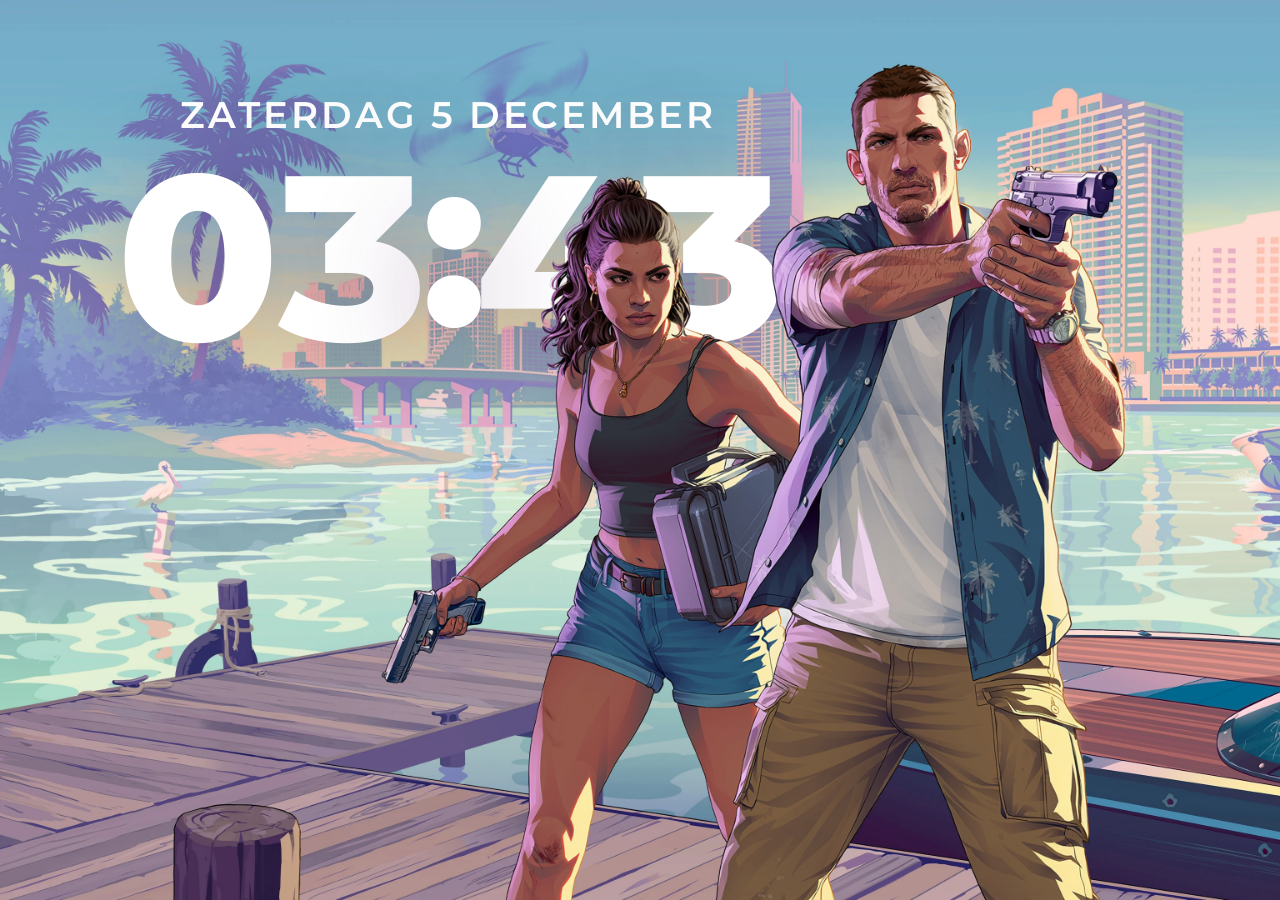
<file: gta-iv/index.html>
<!doctype html>
<html lang="nl">
  <head>
    <meta charset="utf-8" />
    <meta name="viewport" content="width=device-width, initial-scale=1" />
    <title>GTA Vice City Clock</title>
    <!-- Empty icon: stops the browser requesting a favicon.ico that does not exist -->
    <link rel="icon" href="data:," />
    <link rel="stylesheet" href="style.css" />
  </head>
  <body>
    <!-- The artwork, cropped to cover the screen. Clock and cutout are positioned in artwork coordinates. -->
    <main class="artwork">
      <img class="artwork__layer" src="img/background.webp" alt="" />

      <div class="clock" aria-label="Current time">
        <div class="clock__time">
          <span class="clock__hours">00</span><span class="clock__colon">:</span><span class="clock__minutes">00</span>
        </div>
        <div class="clock__date"></div>
      </div>

      <!-- Lucia and Jason, cut out at the same size as the background, drawn in front of the clock -->
      <img class="artwork__layer artwork__layer--front" src="img/cutouts.png" alt="" />
    </main>

    <script src="script.js"></script>
  </body>
</html>
</file>
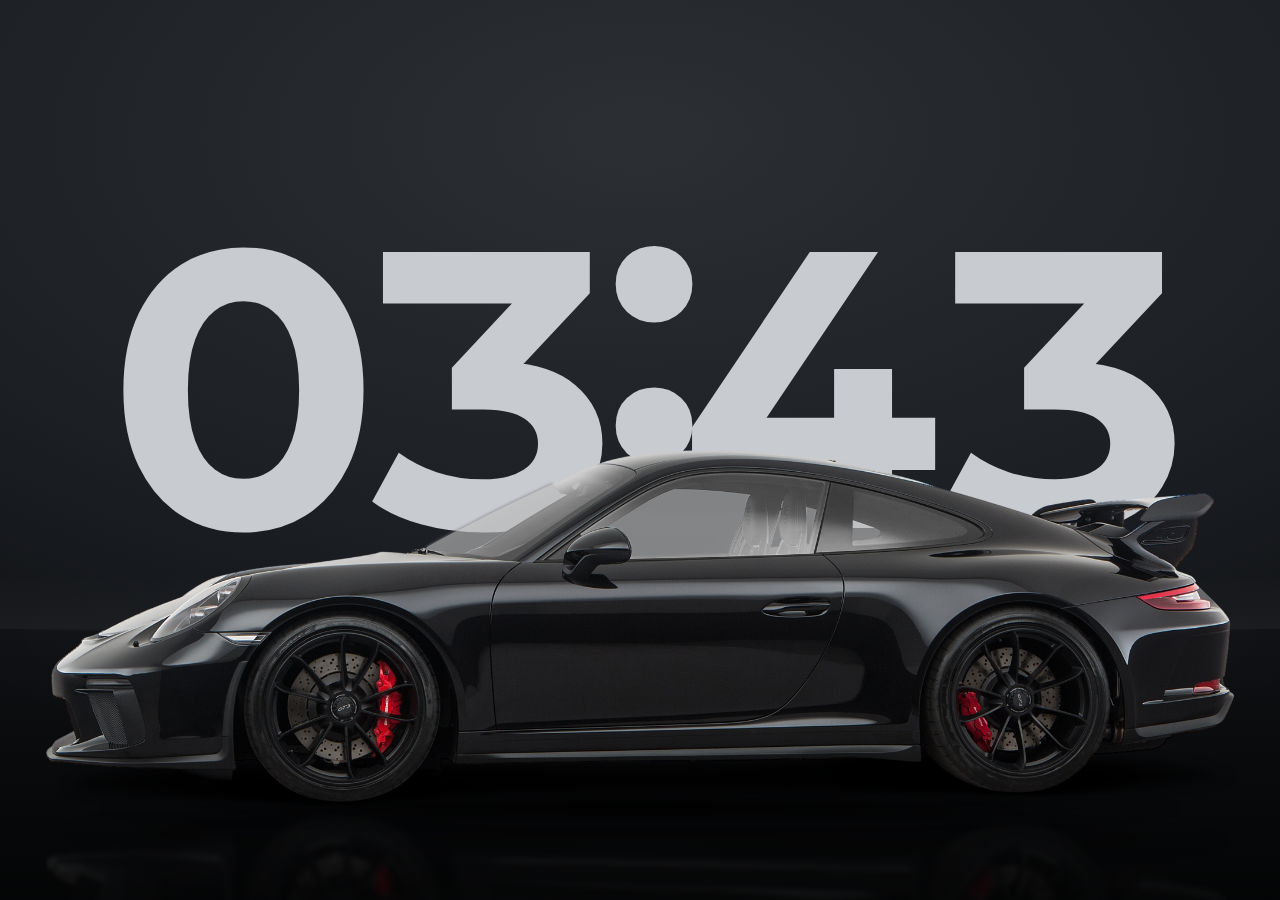
<file: porsche-911-black/index.html>
<!doctype html>
<html lang="en">
  <head>
    <meta charset="utf-8" />
    <meta name="viewport" content="width=device-width, initial-scale=1" />
    <title>Porsche 911 Black Clock</title>
    <!-- Empty icon: stops the browser requesting a favicon.ico that does not exist -->
    <link rel="icon" href="data:," />
    <link rel="stylesheet" href="style.css" />
  </head>
  <body>
    <main class="scene">
      <div class="floor"></div>

      <div class="stage">
        <div class="clock" aria-label="Current time">
          <span class="clock__hours">00</span><span class="clock__colon">:</span><span class="clock__minutes">00</span>
        </div>

        <!-- Hidden until the image has loaded, so a missing car image leaves just clock and floor. -->
        <div class="car" hidden>
          <div class="car__shadow"></div>
          <img class="car__reflection" alt="" />
          <img class="car__image" alt="" />
        </div>
      </div>
    </main>

    <script src="script.js"></script>
  </body>
</html>
</file>
<file: gta-iv/style.css>
/*
 * Tunable values. The artwork is scaled to cover the screen; the clock is sized and placed in artwork percentages, so
 * it keeps its spot behind Lucia's head on every screen shape. The Lively-controlled values below are overridden at
 * runtime by script.js; keep their defaults in sync with LivelyProperties.json.
 */
:root {
  /* Artwork: img/background.webp and img/cutouts.png, both 3840 x 2160 */
  --artwork-aspect: calc(16 / 9);
  /* Share of the overflow cropped at the top on screens wider than 16:9 (0 = keep the top edge) */
  --focus-y: 0.3;

  /* Clock (Lively: clockColor, clockSize, clockX, clockY, clockWeight, showDate). Plain numbers: % of the artwork. */
  --clock-color: #ffffff;
  --clock-size: 26; /* digit size, % of the artwork height */
  --clock-x: 28; /* horizontal centre, % of the artwork width; Lucia's head then covers part of the minutes */
  --clock-y: 10; /* top edge of the date line, % of the artwork height */
  --clock-weight: 800;
  --clock-tracking: -0.05em;
  --clock-shadow: 0 0.12em 0.5em rgb(70 20 90 / 45%);
  --clock-colon-offset: -0.06em; /* centres Montserrat's colon on the digits */
  --clock-colon-dim-opacity: 0.15;
  --clock-colon-transition: 300ms ease;
  --date-size: 0.16em;
  --date-weight: 600;
  --date-tracking: 0.08em;
  --date-display: block; /* Lively: showDate */
  --date-order: -1; /* -1 = above the time, 1 = below it */

  /* Narrow (portrait) screens: the artwork shifts so the clock is centred, and the clock shrinks to this width */
  --clock-max-width: 92vw;
  --clock-width-em: 2.833; /* width of "00:00" in em at weight 800 and the tracking above (measured) */
}

@font-face {
  font-family: 'Montserrat';
  src: url('fonts/Montserrat-Variable.ttf') format('truetype');
  font-weight: 100 900;
  font-style: normal;
  /* Never flash a fallback face: the clock is the whole point of the wallpaper. */
  font-display: block;
}

*,
*::before,
*::after {
  box-sizing: border-box;
}

html,
body {
  height: 100%;
  margin: 0;
}

body {
  overflow: hidden;
  background: #000000;
  user-select: none;
  cursor: default;
}

.artwork {
  --artwork-width: max(100vw, calc(100vh * var(--artwork-aspect)));
  --artwork-height: calc(var(--artwork-width) / var(--artwork-aspect));

  position: absolute;
  top: calc((100vh - var(--artwork-height)) * var(--focus-y));
  /* Centre the clock's column on screen as far as the artwork allows; on 16:9 and wider this is simply 0. */
  left: clamp(calc(100vw - var(--artwork-width)), calc(50vw - var(--clock-x) / 100 * var(--artwork-width)), 0px);
  width: var(--artwork-width);
  height: var(--artwork-height);
  container-type: size;
}

.artwork__layer {
  position: absolute;
  inset: 0;
  z-index: 0;
  display: block;
  width: 100%;
  height: 100%;

  &.artwork__layer--front {
    z-index: 2;
  }
}

.clock {
  position: absolute;
  top: calc(var(--clock-y) * 1cqh);
  left: calc(var(--clock-x) * 1cqw);
  z-index: 1;
  display: flex;
  flex-direction: column;
  align-items: center;
  color: var(--clock-color);
  font-family: 'Montserrat', sans-serif;
  font-size: min(calc(var(--clock-size) * 1cqh), calc(var(--clock-max-width) / var(--clock-width-em)));
  font-weight: var(--clock-weight);
  line-height: 1;
  text-shadow: var(--clock-shadow);
  white-space: nowrap;
  transform: translateX(-50%);
}

.clock__time {
  font-variant-numeric: tabular-nums;
  letter-spacing: var(--clock-tracking);
}

.clock__colon {
  position: relative;
  top: var(--clock-colon-offset);
  transition: opacity var(--clock-colon-transition);

  &.clock__colon--dim {
    opacity: var(--clock-colon-dim-opacity);
  }
}

.clock__date {
  display: var(--date-display);
  order: var(--date-order);
  margin: 0.15em 0;
  font-size: var(--date-size);
  font-weight: var(--date-weight);
  letter-spacing: var(--date-tracking);
  text-transform: uppercase;
}

@media (prefers-reduced-motion: reduce) {
  .clock__colon {
    transition: none;
  }
}
</file>
<file: porsche-911-black/style.css>
/*
 * Tunable values. Sizes and positions are in scene units (--u), so the composition holds on 16:9, 21:9 and portrait
 * screens alike. The Lively-controlled values below are overridden at runtime by script.js; keep their defaults in
 * sync with LivelyProperties.json.
 */
:root {
  /*
   * Scene unit: 1% of the screen height on landscape screens. On narrow (portrait) screens it follows the width
   * instead, so the widest element still fits: the default car is about 133 units wide, so 0.7vw keeps it at 93%.
   */
  --u: min(1vh, 0.7vw);

  /* Clock and car live on a stage 100 units high, centred vertically; on landscape screens it fills the screen. */
  --stage-height: calc(100 * var(--u));
  --stage-top: calc((100vh - var(--stage-height)) / 2);

  /* Background (Lively: backgroundColor) */
  --bg-color: #1c1f24;
  --bg-highlight: color-mix(in srgb, var(--bg-color), #ffffff 7%);
  --bg-shade: color-mix(in srgb, var(--bg-color), #000000 70%);

  /* Floor */
  --horizon-height: calc(30 * var(--u)); /* distance from the bottom of the stage */
  --horizon-line-color: rgb(255 255 255 / 16%);
  --floor-top: color-mix(in srgb, var(--bg-color), #000000 45%);
  --floor-bottom: color-mix(in srgb, var(--bg-color), #000000 85%);
  --floor-gloss: rgb(255 255 255 / 5%);

  /* Clock (Lively: clockColor, clockSize, clockTop, clockWeight) */
  --clock-color: #c8cbd0;
  --clock-size: calc(44 * var(--u));
  --clock-top: calc(21 * var(--u)); /* from the top of the stage */
  --clock-weight: 700;
  --clock-tracking: -0.07em; /* tighter than Montserrat's default, so the outer digits stay over the higher part of the car */
  --clock-colon-offset: -0.17em; /* lifts the colon clear of the car roof; any higher and it pokes out above the digits */
  --clock-colon-dim-opacity: 0.15;
  --clock-colon-transition: 300ms ease;

  /* Car (Lively: carHeight, carBottom, reflectionStrength) */
  --car-height: calc(40 * var(--u));
  --car-bottom: calc(10 * var(--u)); /* from the bottom of the stage */
  --car-max-width: 94vw; /* a car made larger in Lively shrinks to fit instead of running off the edges */
  --reflection-strength: 0.22;
  --reflection-length: 45%; /* share of the mirrored image that stays visible */
  --reflection-blur: calc(0.3 * var(--u));
  --shadow-strength: 0.9;
}

@font-face {
  font-family: 'Montserrat';
  src: url('fonts/Montserrat-Variable.ttf') format('truetype');
  font-weight: 100 900;
  font-style: normal;
  /* Never flash a fallback face: the clock is the whole point of the wallpaper. */
  font-display: block;
}

*,
*::before,
*::after {
  box-sizing: border-box;
}

html,
body {
  height: 100%;
  margin: 0;
}

body {
  overflow: hidden;
  background: radial-gradient(
    ellipse 120% 90% at 50% 15%,
    var(--bg-highlight) 0%,
    var(--bg-color) 50%,
    var(--bg-shade) 100%
  );
  user-select: none;
  cursor: default;
}

.scene {
  position: relative;
  height: 100%;
  overflow: hidden;
}

/* Runs from the stage's horizon down to the screen bottom, so on portrait screens it also fills the space below. */
.floor {
  position: absolute;
  top: calc(var(--stage-top) + var(--stage-height) - var(--horizon-height));
  right: 0;
  bottom: 0;
  left: 0;
  z-index: 0;
  background:
    radial-gradient(ellipse 55% 60% at 50% 0%, var(--floor-gloss), transparent 100%),
    linear-gradient(to bottom, var(--floor-top), var(--floor-bottom));

  /* Horizon line, fading out towards the screen edges */
  &::before {
    position: absolute;
    top: 0;
    right: 0;
    left: 0;
    height: calc(0.15 * var(--u));
    background: linear-gradient(to right, transparent, var(--horizon-line-color) 50%, transparent);
    content: '';
  }

  /* Faint haze just above the horizon */
  &::after {
    position: absolute;
    right: 0;
    bottom: 100%;
    left: 0;
    height: calc(6 * var(--u));
    background: linear-gradient(to top, rgb(255 255 255 / 3%), transparent);
    content: '';
  }
}

.stage {
  position: absolute;
  top: var(--stage-top);
  right: 0;
  left: 0;
  height: var(--stage-height);
}

.clock {
  position: absolute;
  top: var(--clock-top);
  left: 50%;
  z-index: 1;
  color: var(--clock-color);
  font-family: 'Montserrat', sans-serif;
  font-size: var(--clock-size);
  font-weight: var(--clock-weight);
  font-variant-numeric: tabular-nums;
  line-height: 1;
  letter-spacing: var(--clock-tracking);
  white-space: nowrap;
  transform: translateX(-50%);
}

.clock__colon {
  position: relative;
  top: var(--clock-colon-offset);
  transition: opacity var(--clock-colon-transition);

  &.clock__colon--dim {
    opacity: var(--clock-colon-dim-opacity);
  }
}

.car {
  position: absolute;
  bottom: var(--car-bottom);
  left: 50%;
  z-index: 2;
  /* --car-aspect (width / height) is set by script.js once the image has loaded; the car stays hidden until then. */
  height: min(var(--car-height), calc(var(--car-max-width) / var(--car-aspect, 1)));
  transform: translateX(-50%);

  &[hidden] {
    display: none;
  }
}

.car__image {
  position: relative;
  z-index: 2;
  display: block;
  width: auto;
  height: 100%;
}

/* Soft contact shadow where the tyres meet the floor */
.car__shadow {
  position: absolute;
  right: 4%;
  bottom: 0;
  left: 4%;
  z-index: 1;
  height: 9%;
  background: radial-gradient(
    ellipse closest-side,
    rgb(0 0 0 / calc(var(--shadow-strength) * 100%)) 0%,
    rgb(0 0 0 / calc(var(--shadow-strength) * 55%)) 45%,
    transparent 100%
  );
  filter: blur(calc(0.6 * var(--u)));
  transform: translateY(50%);

  /* Tighter, darker core directly under the car */
  &::after {
    position: absolute;
    top: 35%;
    right: 8%;
    bottom: 35%;
    left: 8%;
    background: radial-gradient(ellipse closest-side, rgb(0 0 0 / calc(var(--shadow-strength) * 100%)), transparent);
    content: '';
  }
}

/* Mirror image in the glossy floor. The mask is applied before the flip, so "to top" fades it away from the car. */
.car__reflection {
  position: absolute;
  top: 100%;
  left: 0;
  z-index: 0;
  width: 100%;
  height: 100%;
  opacity: var(--reflection-strength);
  filter: blur(var(--reflection-blur));
  transform: scaleY(-1);
  mask-image: linear-gradient(to top, #000000 0%, transparent var(--reflection-length));
}

@media (prefers-reduced-motion: reduce) {
  .clock__colon {
    transition: none;
  }
}
</file>
